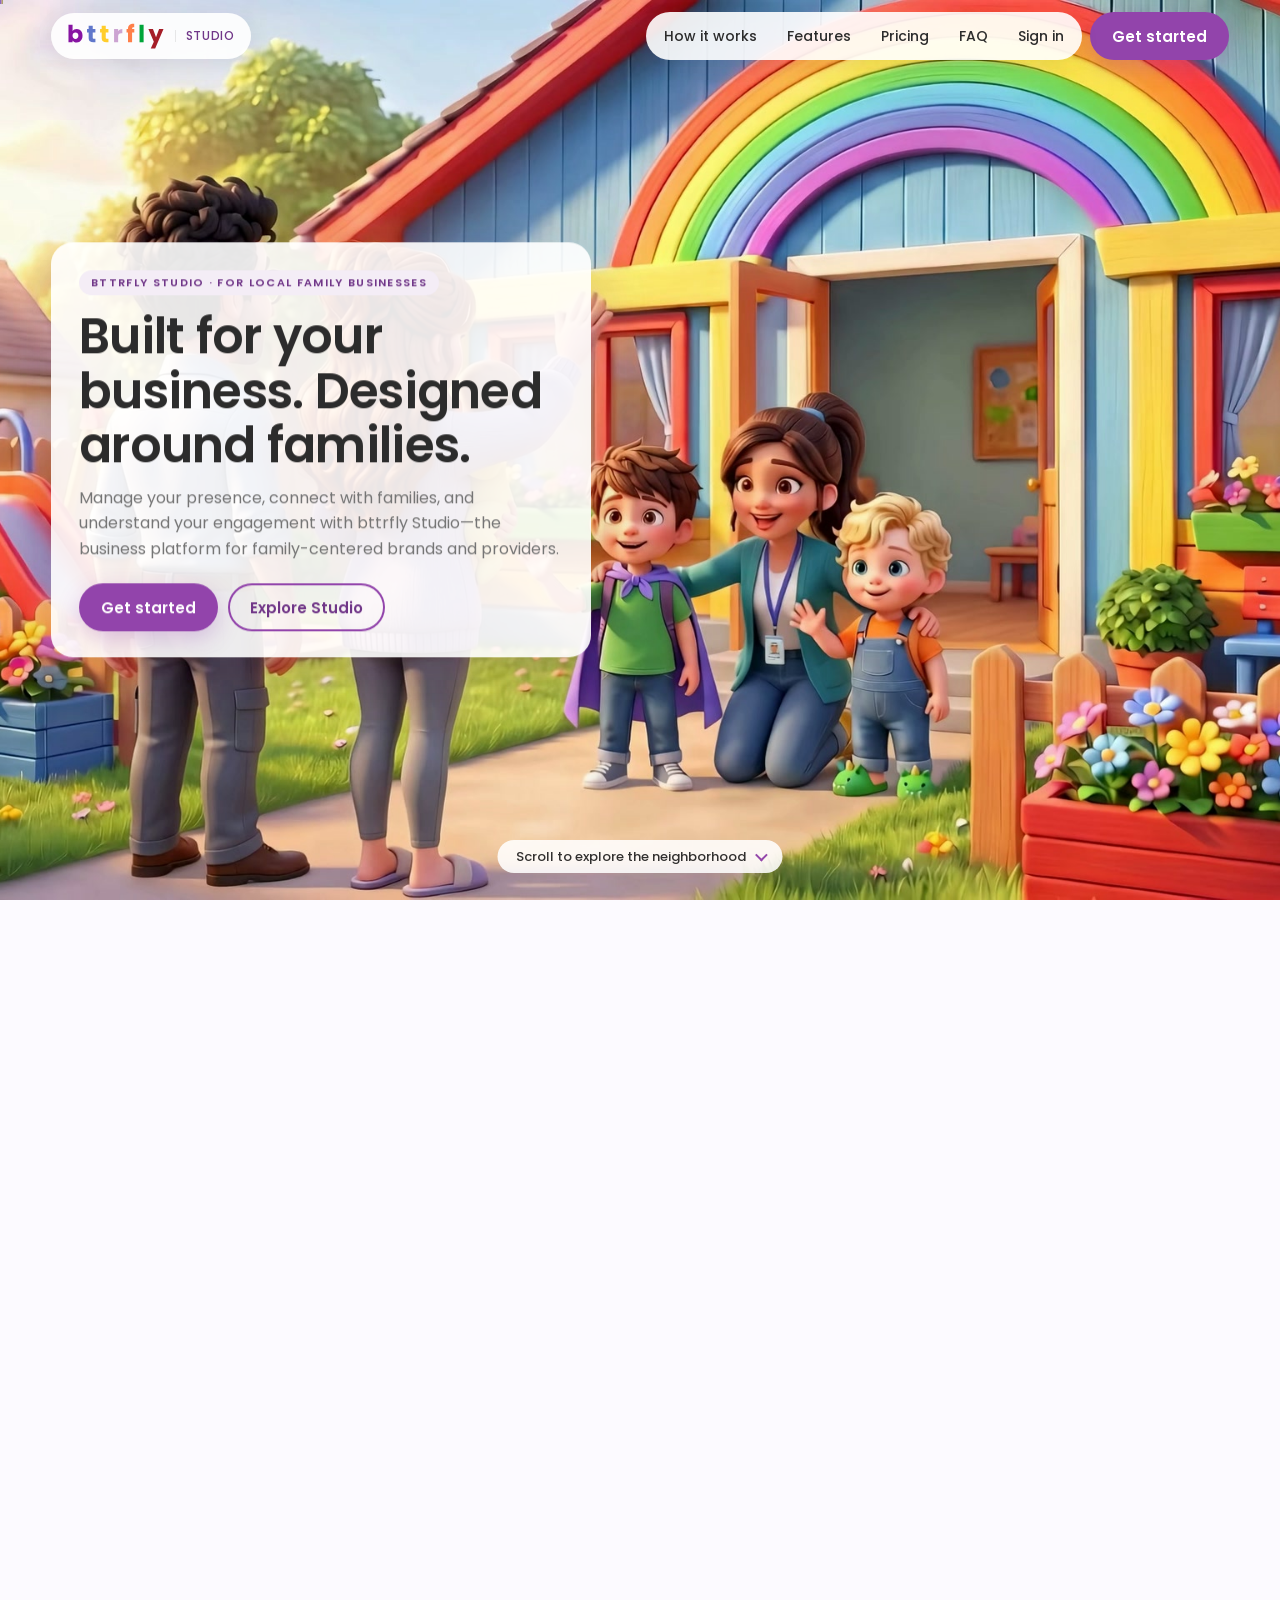
<file: index.html>
<!doctype html>
<html lang="en">
<head>
<meta charset="utf-8">
<meta name="viewport" content="width=device-width, initial-scale=1, viewport-fit=cover">
<meta name="robots" content="noindex, nofollow">
<title>bttrfly Studio for Business</title>
<meta name="description" content="Manage your presence, connect with families, and understand your engagement with bttrfly Studio&mdash;the business platform for family-centered brands and providers.">
<meta name="theme-color" content="#fbf0dd">
<meta property="og:type" content="website">
<meta property="og:title" content="Built for your business. Designed around families. | bttrfly Studio">
<meta property="og:description" content="Bring your business into a network built around family life, with the tools to manage your presence and build meaningful connections.">
<meta property="og:image" content="https://bttrfly-mvp.github.io/studio-preview/assets/og.jpg">
<meta property="og:url" content="https://bttrfly-mvp.github.io/studio-preview/">
<meta name="twitter:card" content="summary_large_image">
<link rel="icon" href="assets/bttrfly-logo.svg" type="image/svg+xml">
<link rel="preconnect" href="https://fonts.googleapis.com">
<link rel="preconnect" href="https://fonts.gstatic.com" crossorigin>
<link rel="stylesheet" href="https://fonts.googleapis.com/css2?family=Poppins:wght@400;500;600&display=swap">
<link rel="stylesheet" href="assets/site.css">
</head>
<body>
<!--CONTENT-START-->
<a class="skip" href="#how">Skip to how it works</a>

<header class="nav">
  <a class="brand" href="#top" aria-label="bttrfly Studio home"><img src="assets/wordmark.svg" alt="bttrfly"><span>Studio</span></a>
  <nav class="nav-links" aria-label="Main">
    <div class="nav-pills">
      <span class="nav-glow" aria-hidden="true"></span>
      <a class="text" href="#how">How it works</a>
      <a class="text" href="#features">Features</a>
      <a class="text" href="pricing.html">Pricing</a>
      <a class="text" href="#faq">FAQ</a>
      <a class="text" href="https://bttrfly.studio/auth/login" target="_top">Sign in</a>
    </div>
    <a class="btn solid" href="https://bttrfly.studio/auth/get-started" rel="nofollow" data-offer target="_top">Get started</a>
  </nav>
</header>

<main id="top">
  <section class="film" id="film" aria-label="A walk through a bttrfly neighborhood">
    <div class="stage">
      <div class="film-videos" id="film-videos" aria-hidden="true"></div>
      <img class="film-poster" id="film-poster" src="assets/film/stop-0-d.jpg" alt="A neighborhood of family businesses seen from above: a rainbow preschool, a music studio, a playground, a cafe and family homes">
      <div class="film-bar" id="film-bar"></div>

      <div class="film-cards">
        <article class="fcard hero" data-stop="0">
          <span class="kicker">bttrfly Studio &middot; for local family businesses</span>
          <h1>Built for your business. Designed around families.</h1>
          <p>Manage your presence, connect with families, and understand your engagement with bttrfly Studio&mdash;the business platform for family-centered brands and providers.</p>
          <div class="actions">
            <a class="btn solid" href="https://bttrfly.studio/auth/get-started" rel="nofollow" data-offer target="_top">Get started</a>
            <a class="btn line" href="#how">Explore Studio</a>
          </div>
        </article>

        <article class="fcard right" data-stop="1">
          <span class="kicker">01 &middot; Your business profile</span>
          <h2>Your business, beautifully presented.</h2>
          <p>Create a complete picture of what you offer. Manage your photos, services, and business details in Studio, giving families a clear introduction to your business.</p>
        </article>

        <article class="fcard left" data-stop="2">
          <span class="kicker">02 &middot; Discovery</span>
          <h2>Meaningful discovery starts with a better match.</h2>
          <p>Your profile gives Emmy, bttrfly's <span class="nowrap">AI parenting</span> assistant, the information she needs to recommend your business when it fits a family's needs.</p>
          <div class="demo" aria-label="Example conversation">
            <span class="demo-label">Ask Emmy</span>
            <div class="bubble parent"><b class="who">Parent</b>I'm looking for a beginner music class nearby for my 5 year old.</div>
            <div class="bubble emmy"><b class="who">Emmy</b>Little Notes offers beginner classes for ages 4&ndash;6, just around the corner. Take a look at their profile.</div>
            <div class="biz"><span class="biz-mono">LN</span><span><b>Little Notes Music Studio</b><small>Music classes &middot; Ages 4&ndash;6 &middot; 0.4 mi away</small></span></div>
          </div>
        </article>

        <article class="fcard left" data-stop="3">
          <span class="kicker">03 &middot; Connections</span>
          <h2>Every inquiry. A new possibility.</h2>
          <p>Manage family conversations in Studio, answer questions, and guide interest toward the next step.</p>
          <div class="demo" aria-label="Example inquiry">
            <span class="demo-label">Example</span>
            <div class="toast"><span class="dot"></span><span><b>New inquiry from Sunflower &amp; Moonchild</b>Do you have a trial class this Saturday for my son&nbsp;(5)?</span></div>
          </div>
        </article>

        <article class="fcard right" data-stop="4">
          <span class="kicker">04 &middot; Reviews</span>
          <h2>Let your reputation speak.</h2>
          <p>Bring family experiences into view with reviews that help others get to know your business and feel confident reaching out.</p>
          <div class="demo" aria-label="Example review">
            <span class="demo-label">Example</span>
            <div class="stars" aria-label="5 out of 5 stars"><svg viewBox="0 0 20 20" aria-hidden="true"><path d="M10 1.5l2.6 5.3 5.9.9-4.2 4.1 1 5.8L10 14.9l-5.3 2.7 1-5.8L1.5 7.7l5.9-.9z"/></svg><svg viewBox="0 0 20 20" aria-hidden="true"><path d="M10 1.5l2.6 5.3 5.9.9-4.2 4.1 1 5.8L10 14.9l-5.3 2.7 1-5.8L1.5 7.7l5.9-.9z"/></svg><svg viewBox="0 0 20 20" aria-hidden="true"><path d="M10 1.5l2.6 5.3 5.9.9-4.2 4.1 1 5.8L10 14.9l-5.3 2.7 1-5.8L1.5 7.7l5.9-.9z"/></svg><svg viewBox="0 0 20 20" aria-hidden="true"><path d="M10 1.5l2.6 5.3 5.9.9-4.2 4.1 1 5.8L10 14.9l-5.3 2.7 1-5.8L1.5 7.7l5.9-.9z"/></svg><svg viewBox="0 0 20 20" aria-hidden="true"><path d="M10 1.5l2.6 5.3 5.9.9-4.2 4.1 1 5.8L10 14.9l-5.3 2.7 1-5.8L1.5 7.7l5.9-.9z"/></svg></div>
            <p class="quote">Our son counts down the days to class. The teachers are wonderful.<cite>A parent in Park Slope</cite></p>
          </div>
        </article>

        <article class="fcard right" data-stop="5">
          <span class="kicker">05 &middot; Insights</span>
          <h2>Your next chapter starts in Studio.</h2>
          <p>Bring your business into a network built around family life, with the tools to manage your presence and build meaningful connections.</p>
          <div class="demo" aria-label="Example insights">
            <span class="demo-label">Example &middot; last 30 days</span>
            <div class="stats"><div><b>1,284</b><small>Profile views</small></div><div><b>96</b><small>Saves</small></div><div><b>23</b><small>Inquiries</small></div></div>
          </div>
        </article>

        <article class="fcard finale" data-stop="6">
          <span class="kicker">Join bttrfly Studio</span>
          <div class="actions">
            <a class="btn solid" href="https://bttrfly.studio/auth/get-started" rel="nofollow" data-offer target="_top">Get started</a>
            <a class="btn light" href="#how">Explore Studio</a>
          </div>
        </article>
      </div>

      <div class="film-hint" id="film-hint">Scroll to explore the neighborhood<i></i></div>
    </div>
  </section>

  <section class="section how" id="how">
    <div class="inner">
      <p class="eyebrow">How it works</p>
      <h2 class="lines"><span>Your business belongs here.</span> <span>Getting started is simple.</span></h2>
      <p class="lead">Set up your presence on bttrfly and manage your connections with families through Studio.</p>
      <div class="steps">
        <div class="step"><h3>Claim or create your profile</h3><p>Claim your existing business profile or create one to join the bttrfly network.</p></div>
        <div class="step"><h3>Make your business stand out</h3><p>Add your photos, story, and business details so families can understand what makes you a fit.</p></div>
        <div class="step"><h3>Start building connections</h3><p>Receive family inquiries and manage your conversations directly in Studio.</p></div>
      </div>
    </div>
  </section>

  <section class="section features" id="features">
    <div class="inner">
      <p class="eyebrow">Features</p>
      <h2 class="lines"><span>Your business tools.</span> <span>Together in Studio.</span></h2>
      <p class="lead">Manage your presence, stay on top of family conversations, and explore tools that help you understand engagement.</p>
      <figure class="studio-shot">
        <div class="window">
          <div class="window-bar" aria-hidden="true"><i></i><i></i><i></i><span>bttrfly.studio</span></div>
          <div class="window-view">
            <img src="assets/studio-home-1200.webp" srcset="assets/studio-home-1200.webp 1200w, assets/studio-home-2400.webp 2400w" sizes="(min-width: 1180px) 1120px, calc(100vw - 32px)" width="1200" height="750" loading="lazy" decoding="async" alt="The Studio home screen for a music studio: four open inquiries, 1,284 profile views, 96 saves, this week's family activity and a finished business profile.">
            <span class="pin" style="--x: 63.4%; --y: 35%;" aria-hidden="true">1</span>
            <span class="pin" style="--x: 11.4%; --y: 35%;" aria-hidden="true">2</span>
            <span class="pin" style="--x: 11.4%; --y: 53.2%;" aria-hidden="true">3</span>
          </div>
        </div>
      </figure>
      <ol class="feature-list">
        <li><b>Profile management</b><span>Keep your business information current.</span></li>
        <li><b>Family conversations</b><span>Manage inquiries in one place.</span></li>
        <li><b>Engagement insights</b><span>Understand views, saves, and inquiries.</span></li>
      </ol>
      <p class="features-more"><a href="pricing.html">View pricing</a><span>Some features are available through Studio Pricing.</span></p>
    </div>
  </section>

  <section class="section faq" id="faq">
    <div class="inner">
      <p class="eyebrow">Questions</p>
      <h2>A few things to know</h2>
      <div class="faq-list">
        <details>
          <summary>What is bttrfly Studio?</summary>
          <p>Studio is bttrfly&rsquo;s web-based platform for businesses. It brings profile management, family conversations, and tools for discovery and engagement together in one workspace.</p>
        </details>
        <details>
          <summary>Who is Studio for?</summary>
          <p>Studio is built for family-centered businesses, brands, and providers&mdash;from childcare and enrichment to wellness, household services, travel, and more.</p>
        </details>
        <details>
          <summary>Why is my business already on bttrfly?</summary>
          <p>We&rsquo;ve added business profiles to help families discover relevant resources. Claiming yours lets you update your information, personalize your profile, and receive messages from families.</p>
        </details>
        <details>
          <summary>How does Emmy help families discover my business?</summary>
          <p>Emmy uses business profile information to identify relevant options for a family&rsquo;s request. A complete, up-to-date profile helps her understand what you offer. Emmy discovery is available through Studio Pricing.</p>
        </details>
        <details>
          <summary>How do families contact me?</summary>
          <p>Families can message you through your claimed business profile in the app or on the web. You receive and reply to those messages in Studio.</p>
        </details>
        <details>
          <summary>Can I get started for free?</summary>
          <p>Yes. You can claim or create your profile, update your core business information, and reply to family messages for free. Additional discovery, lead management, and insight tools are available through Studio Pricing.</p>
        </details>
      </div>
    </div>
  </section>

  <section class="section closing">
    <div class="inner">
      <img class="mark app" src="assets/app-icon.png" alt="" width="96" height="96">
      <h2 class="lines"><span>You support families.</span> <span>Studio supports your business.</span></h2>
      <p>Manage your presence. Build meaningful connections. Bring it together in bttrfly Studio.</p>
      <div class="actions">
        <a class="btn solid" href="https://bttrfly.studio/auth/find-business" target="_top">Claim your profile</a>
        <a class="btn light" href="https://bttrfly.studio/auth/login" target="_top">Sign in to Studio</a>
      </div>
    </div>
  </section>
</main>

<footer class="footer">
  <div class="inner">
    <span>&copy; 2026 bttrfly. Where family life connects.</span>
    <nav aria-label="Footer">
      <a href="pricing.html">Pricing</a>
      <a href="https://bttrfly.app" target="_top">bttrfly.app</a>
      <a href="https://apps.apple.com/us/app/bttrfly-family-app/id6502389798" target="_top">For families: get the app</a>
      <a href="https://bttrfly.studio/auth/login" target="_top">Studio sign in</a>
    </nav>
  </div>
</footer>

<div class="curtain" id="curtain" aria-hidden="true"><img src="assets/bttrfly-logo.svg" alt=""><span></span></div>

<!-- The Studio offer. site.js shows it once a visit: the first time a "Get started" button
     (data-offer) is clicked, or on arriving at the pricing page. A link to #offer opens it any
     time. Change the deal here and the code in <code>; the same dialog is in pricing.html. -->
<dialog class="offer" id="offer" aria-labelledby="offer-title" aria-describedby="offer-lead">
  <div class="offer-card" tabindex="-1" autofocus>
    <button class="offer-close" type="button" aria-label="Close"><svg viewBox="0 0 16 16" aria-hidden="true"><path d="M3 3l10 10M13 3L3 13"/></svg></button>
    <span class="offer-brand"><img src="assets/wordmark.svg" alt="bttrfly"><span>Studio</span></span>
    <h2 id="offer-title">Explore more with Studio. <em>Your first month, on us.</em></h2>
    <p class="offer-lead" id="offer-lead">Access Emmy discovery, tour requests, lead management, and engagement insights for your business.</p>
    <div class="offer-code">
      <span><small>Your offer code</small><code>1MONTHSTUDIO</code></span>
      <button class="offer-copy" type="button" aria-live="polite">Copy code</button>
    </div>
    <p class="offer-fine">Apply at checkout. After your complimentary month, your subscription renews at $9.99/month. Your Founding Rate stays set for life. Cancel anytime.</p>
    <div class="offer-actions">
      <a class="btn solid" href="https://bttrfly.studio/auth/get-started" rel="nofollow" target="_top">Get started</a>
      <a class="offer-plans" href="pricing.html">View pricing</a>
    </div>
  </div>
</dialog>

<script src="assets/film/film-config.js"></script>
<script src="assets/film.js"></script>
<script src="assets/site.js"></script>
<!--CONTENT-END-->
</body>
</html>
</file>
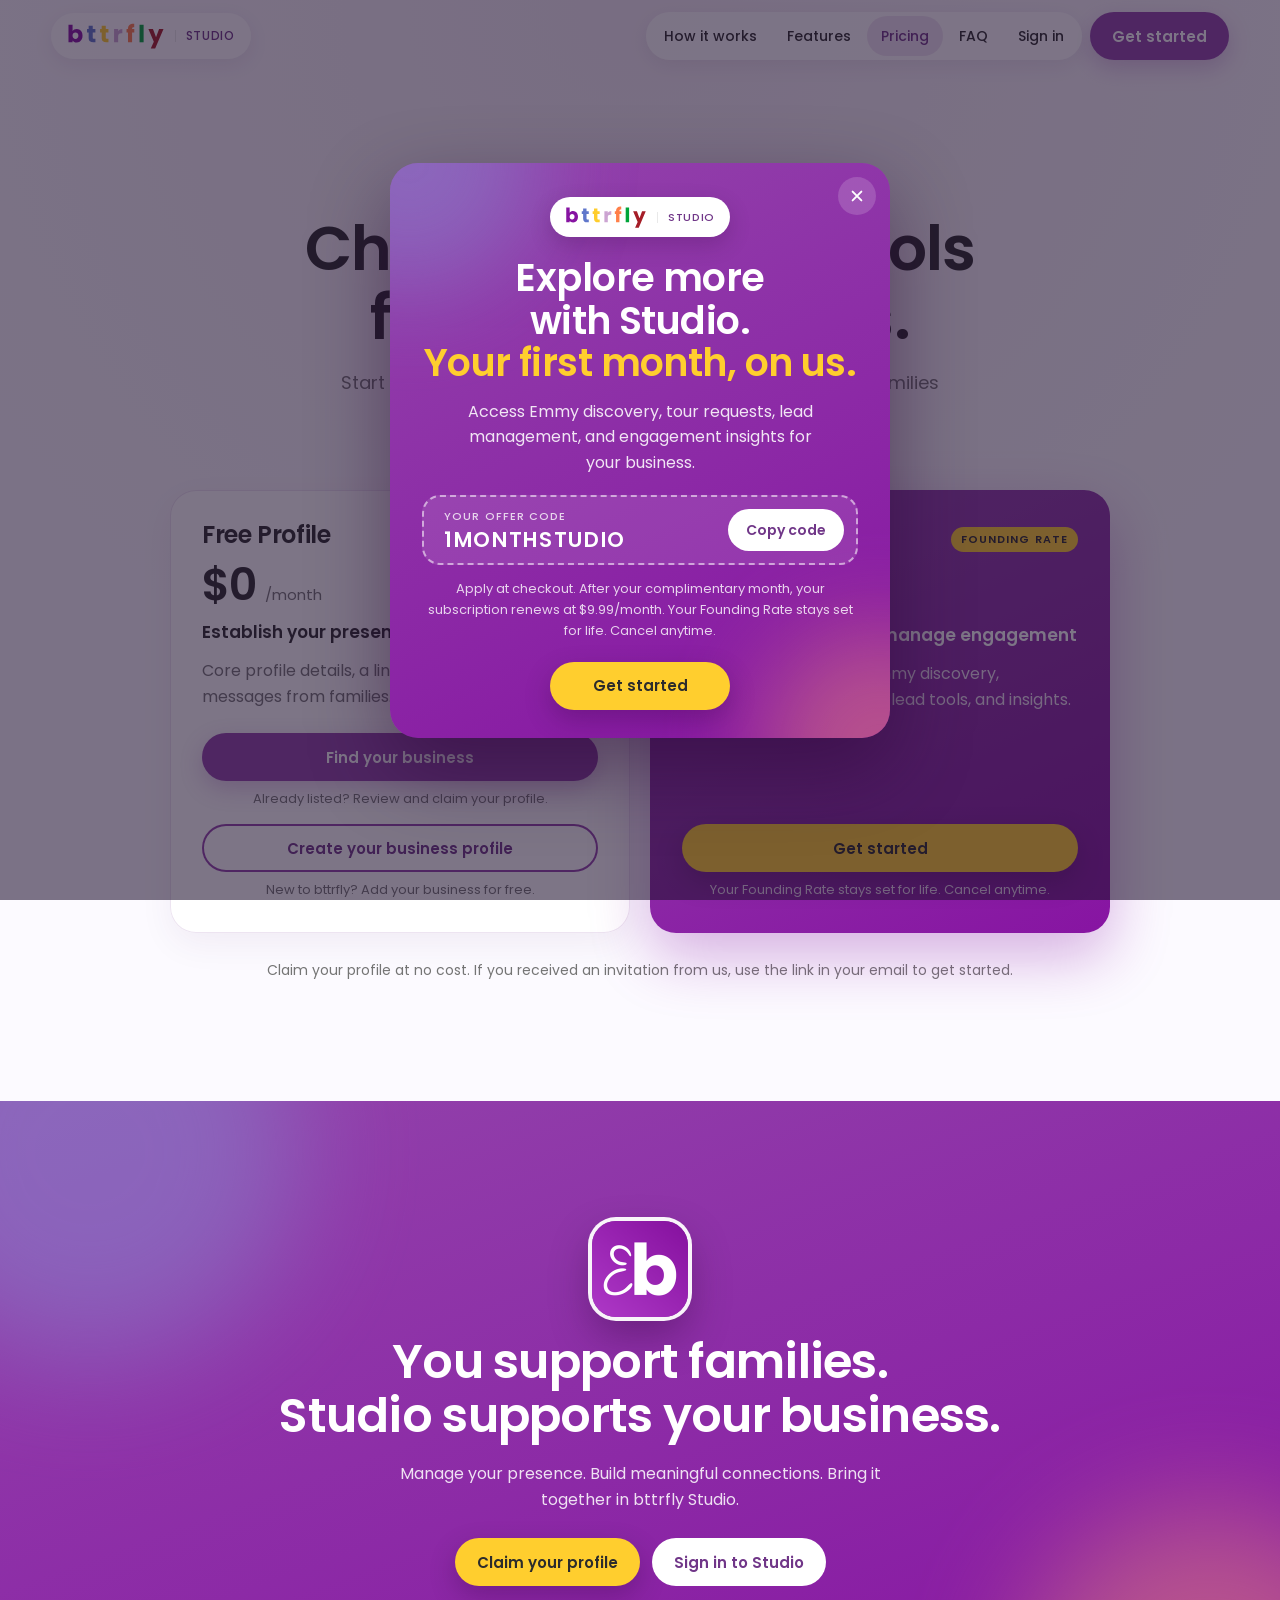
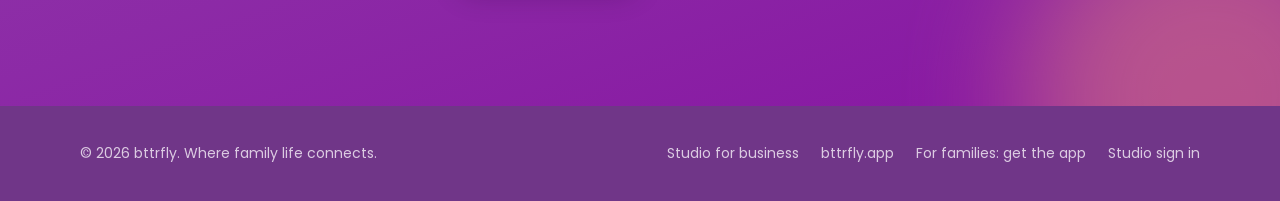
<file: pricing.html>
<!doctype html>
<html lang="en">
<head>
<meta charset="utf-8">
<meta name="viewport" content="width=device-width, initial-scale=1, viewport-fit=cover">
<meta name="robots" content="noindex, nofollow">
<title>Pricing &middot; bttrfly Studio</title>
<meta name="description" content="Start with a Free Profile. Unlock more ways to connect with families through Studio.">
<meta name="theme-color" content="#fcfaff">
<meta property="og:type" content="website">
<meta property="og:title" content="Choose the right tools for your business. | bttrfly Studio">
<meta property="og:description" content="Start with a Free Profile. Unlock more ways to connect with families through Studio.">
<meta property="og:image" content="https://bttrfly-mvp.github.io/studio-preview/assets/og.jpg">
<meta property="og:url" content="https://bttrfly-mvp.github.io/studio-preview/pricing.html">
<meta name="twitter:card" content="summary_large_image">
<link rel="icon" href="assets/bttrfly-logo.svg" type="image/svg+xml">
<link rel="preconnect" href="https://fonts.googleapis.com">
<link rel="preconnect" href="https://fonts.gstatic.com" crossorigin>
<link rel="stylesheet" href="https://fonts.googleapis.com/css2?family=Poppins:wght@400;500;600&display=swap">
<link rel="stylesheet" href="assets/site.css">
</head>
<body>
<a class="skip" href="#plans">Skip to pricing</a>

<header class="nav">
  <a class="brand" href="index.html" aria-label="bttrfly Studio home"><img src="assets/wordmark.svg" alt="bttrfly"><span>Studio</span></a>
  <nav class="nav-links" aria-label="Main">
    <div class="nav-pills">
      <span class="nav-glow" aria-hidden="true"></span>
      <a class="text" href="index.html#how">How it works</a>
      <a class="text" href="index.html#features">Features</a>
      <a class="text active" href="pricing.html" aria-current="page">Pricing</a>
      <a class="text" href="index.html#faq">FAQ</a>
      <a class="text" href="https://bttrfly.studio/auth/login" target="_top">Sign in</a>
    </div>
    <a class="btn solid" href="https://bttrfly.studio/auth/get-started" rel="nofollow" data-offer target="_top">Get started</a>
  </nav>
</header>

<main id="top" class="pricing" data-page="pricing">
  <section class="section pricing-hero">
    <div class="inner">
      <p class="eyebrow">Pricing</p>
      <h1>Choose the right tools for your business.</h1>
      <p class="lead">Start with a Free Profile. Unlock more ways to connect with families through Studio.</p>
    </div>
  </section>

  <section class="section pricing-plans" id="plans" aria-label="Pricing">
    <div class="inner">
      <div class="plans">
        <article class="plan">
          <div class="plan-head"><h2>Free Profile</h2></div>
          <div class="price">$0 <small>/month</small></div>
          <p class="plan-sub">Establish your presence</p>
          <p class="plan-desc">Core profile details, a link to your website, and messages from families.</p>
          <div class="plan-ctas">
            <div><a class="btn solid" href="https://bttrfly.studio/auth/find-business" target="_top">Find your business</a><small>Already listed? Review and claim your profile.</small></div>
            <div><a class="btn line" href="https://bttrfly.studio/auth/business-signup" target="_top">Create your business profile</a><small>New to bttrfly? Add your business for free.</small></div>
          </div>
        </article>
        <article class="plan featured">
          <div class="plan-head"><h2>Studio Pricing</h2><span class="tag">Founding Rate</span></div>
          <div class="price">$9.99 <small>/month</small></div>
          <p class="plan-sub">Expand discovery and manage engagement</p>
          <p class="plan-desc">Everything in Free, plus Emmy discovery, expanded profile content, lead tools, and insights.</p>
          <div class="plan-ctas">
            <div><a class="btn solid" href="https://bttrfly.studio/auth/get-started" rel="nofollow" data-offer target="_top">Get started</a><small>Your Founding Rate stays set for life. Cancel anytime.</small></div>
          </div>
        </article>
      </div>
      <p class="plans-note">Claim your profile at no cost. If you received an invitation from us, use the link in your email to get started.</p>
    </div>
  </section>

  <section class="section closing">
    <div class="inner">
      <img class="mark app" src="assets/app-icon.png" alt="" width="96" height="96">
      <h2 class="lines"><span>You support families.</span> <span>Studio supports your business.</span></h2>
      <p>Manage your presence. Build meaningful connections. Bring it together in bttrfly Studio.</p>
      <div class="actions">
        <a class="btn solid" href="https://bttrfly.studio/auth/find-business" target="_top">Claim your profile</a>
        <a class="btn light" href="https://bttrfly.studio/auth/login" target="_top">Sign in to Studio</a>
      </div>
    </div>
  </section>
</main>

<footer class="footer">
  <div class="inner">
    <span>&copy; 2026 bttrfly. Where family life connects.</span>
    <nav aria-label="Footer">
      <a href="index.html">Studio for business</a>
      <a href="https://bttrfly.app" target="_top">bttrfly.app</a>
      <a href="https://apps.apple.com/us/app/bttrfly-family-app/id6502389798" target="_top">For families: get the app</a>
      <a href="https://bttrfly.studio/auth/login" target="_top">Studio sign in</a>
    </nav>
  </div>
</footer>

<div class="curtain" id="curtain" aria-hidden="true"><img src="assets/bttrfly-logo.svg" alt=""><span></span></div>

<!-- The same offer as on the home page (keep the two in step). On this page it opens once a
     visit, shortly after arriving, unless the visitor has already seen it. -->
<dialog class="offer" id="offer" aria-labelledby="offer-title" aria-describedby="offer-lead">
  <div class="offer-card" tabindex="-1" autofocus>
    <button class="offer-close" type="button" aria-label="Close"><svg viewBox="0 0 16 16" aria-hidden="true"><path d="M3 3l10 10M13 3L3 13"/></svg></button>
    <span class="offer-brand"><img src="assets/wordmark.svg" alt="bttrfly"><span>Studio</span></span>
    <h2 id="offer-title">Explore more with Studio. <em>Your first month, on us.</em></h2>
    <p class="offer-lead" id="offer-lead">Access Emmy discovery, tour requests, lead management, and engagement insights for your business.</p>
    <div class="offer-code">
      <span><small>Your offer code</small><code>1MONTHSTUDIO</code></span>
      <button class="offer-copy" type="button" aria-live="polite">Copy code</button>
    </div>
    <p class="offer-fine">Apply at checkout. After your complimentary month, your subscription renews at $9.99/month. Your Founding Rate stays set for life. Cancel anytime.</p>
    <div class="offer-actions">
      <a class="btn solid" href="https://bttrfly.studio/auth/get-started" rel="nofollow" target="_top">Get started</a>
      <a class="offer-plans" href="pricing.html">View pricing</a>
    </div>
  </div>
</dialog>

<script src="assets/site.js"></script>
</body>
</html>
</file>
<file: assets/site.css>
/* bttrfly Studio, for local family businesses.
   Layout: a pinned film stage the visitor scrolls through (one camera move per business),
   then plain sections for how it works, features and questions. pricing.html shares this
   sheet (the .pricing block near the end).
   Colours are the bttrfly app's own (WColor in the iOS app, Pia's colour spec): brand purple
   for actions, lavender canvases, the wordmark's letter colours as accents, business yellow
   for business offers and Emmy green for Emmy. The film keeps its daylight cream backdrop. */
:root {
  --cream: #fbf0dd; /* the film's backdrop, behind the videos */
  --canvas: #fcfaff; /* page canvas */
  --lavender: #f4edf6; /* lavender surface */
  --stroke: #ede4f1; /* card hairline */
  --card: #ffffff;
  --ink: #2c2c2c;
  --muted: #757575;
  --line: rgba(44, 44, 44, 0.1);
  --purple: #9244ab; /* the wordmark's b */
  --purple-deep: #703688; /* pressed */
  --purple-nav: #8714a2; /* the app's tab bar */
  --tint: rgba(146, 68, 171, 0.14); /* brand tint, soft step */
  --periwinkle: #8592d1; /* t */
  --sun: #f8d76e; /* t */
  --blush: #d2b8d9; /* r */
  --coral: #f19b74; /* f */
  --leaf: #69a863; /* l */
  --berry: #a84f51; /* y */
  --business: #ffce2e; /* "everything business-related is in yellow" */
  --emmy: #36a64c;
  --emmy-wash: #e6f1e3;
  --night: #1f1d3d; /* the film's night finale */
  --night-ink: #f3eefb;
  --night-muted: #c9c1dc;
  --glass: rgba(255, 255, 255, 0.9);
  --display: "Poppins", system-ui, -apple-system, "Segoe UI", sans-serif;
  --body: "Poppins", system-ui, -apple-system, "Segoe UI", sans-serif;
  --radius: 22px;
  --gutter: max(16px, 4vw);
  --ease-out: cubic-bezier(0.2, 0.8, 0.2, 1);
  --ease-in-out: cubic-bezier(0.7, 0, 0.3, 1);
  color-scheme: light;
}

* { box-sizing: border-box; }
html { background: var(--canvas); color: var(--ink); scroll-behavior: auto; }
body { margin: 0; background: var(--canvas); color: var(--ink); font: 400 16px/1.6 var(--body); -webkit-font-smoothing: antialiased; }
img { max-width: 100%; display: block; }
a { color: inherit; }
h1, h2, h3 { font-family: var(--display); font-weight: 600; letter-spacing: -0.015em; line-height: 1.12; text-wrap: balance; margin: 0; }
p { margin: 0; }
.nowrap { white-space: nowrap; }

.skip { position: absolute; left: -999px; top: 8px; z-index: 70; padding: 10px 16px; border-radius: 999px; background: var(--purple); color: #fff; text-decoration: none; }
.skip:focus { left: 16px; }

/* Buttons */
.btn { display: inline-flex; align-items: center; justify-content: center; gap: 8px; min-height: 48px; padding: 0 22px; border-radius: 999px; font: 600 15px/1 var(--display); text-decoration: none; white-space: nowrap; cursor: pointer; border: 0; transition: transform .2s var(--ease-out), background-color .2s ease, box-shadow .2s ease; }
.btn:hover { transform: translateY(-2px); }
.btn:active { transform: translateY(0) scale(.98); }
.btn:focus-visible { outline: 3px solid var(--purple-deep); outline-offset: 3px; }
.btn.solid { background: var(--purple); color: #fff; box-shadow: 0 8px 22px rgba(146, 68, 171, 0.28); }
.btn.solid:hover { background: var(--purple-deep); }
.btn.line { background: transparent; color: var(--purple-deep); box-shadow: inset 0 0 0 2px var(--purple); }
.btn.line:hover { background: var(--tint); }
.btn.glass { background: var(--glass); color: var(--ink); }
.btn.light { background: #fff; color: var(--purple-deep); }

/* Header: one glass capsule of links with a highlight that slides to the hovered link and
   rests on the section in view */
.nav { position: fixed; top: 0; left: 0; right: 0; z-index: 30; display: flex; align-items: center; justify-content: space-between; gap: 12px; padding: calc(12px + env(safe-area-inset-top, 0px)) var(--gutter) 12px; pointer-events: none; }
.nav > * { pointer-events: auto; }
.brand { display: inline-flex; align-items: center; gap: 10px; padding: 10px 16px; border-radius: 999px; background: var(--glass); text-decoration: none; box-shadow: 0 6px 20px rgba(60, 20, 80, 0.08); }
.brand img { height: 26px; width: auto; }
.brand span { font: 500 12px/1 var(--display); color: var(--purple-deep); letter-spacing: .06em; text-transform: uppercase; padding-left: 10px; border-left: 1px solid var(--line); }
.nav-links { display: flex; align-items: center; gap: 8px; }
.nav-pills { position: relative; display: flex; align-items: center; gap: 2px; padding: 4px; border-radius: 999px; background: var(--glass); box-shadow: 0 6px 20px rgba(60, 20, 80, 0.08); }
.nav-pills .text { position: relative; z-index: 1; padding: 0 14px; min-height: 40px; display: inline-flex; align-items: center; border-radius: 999px; font: 500 14px/1 var(--display); text-decoration: none; white-space: nowrap; transition: color .2s ease; }
.nav-pills .text:hover, .nav-pills .text.active { color: var(--purple-deep); }
.nav-pills .text:focus-visible { outline: 3px solid var(--purple-deep); outline-offset: 1px; }
.nav-glow { position: absolute; top: 4px; bottom: 4px; left: 0; width: 0; border-radius: 999px; background: var(--tint); opacity: 0; transition: transform .45s var(--ease-out), width .45s var(--ease-out), opacity .25s ease; }

/* Film: static by default (no JS, reduced motion), live when film.js runs */
.film { position: relative; }
.stage { position: relative; }
.film-videos { display: none; }
.film-poster { width: 100%; height: auto; aspect-ratio: 16 / 9; object-fit: cover; }
.film-bar, .film-hint { display: none; }
.film-cards { display: grid; gap: 16px; padding: 24px var(--gutter) 48px; max-width: 760px; margin: 0 auto; }

.film.live .stage { position: sticky; top: 0; height: 100vh; height: 100lvh; overflow: hidden; background: var(--cream); }
.film.live .film-videos { display: block; position: absolute; inset: 0; }
.film-videos video { position: absolute; inset: 0; width: 100%; height: 100%; object-fit: cover; opacity: 0; pointer-events: none; }
.film-videos video.on { opacity: 1; }
.film-videos video.loop { z-index: 1; transition: opacity .12s ease; } /* clears quickly as the camera sets off */
.film-videos video.loop.on { transition-duration: .35s; } /* and fades in gently on arrival */
.film-videos video.loop.cut { transition: none; } /* one idle clip handing over to the next */
.film.live .film-poster { position: absolute; inset: 0; z-index: 2; width: 100%; height: 100%; aspect-ratio: auto; transition: opacity .25s ease; }
.film.live .film-poster.gone { opacity: 0; }
.film.live .film-bar { display: block; position: absolute; top: 0; left: 0; height: 4px; width: 0; background: linear-gradient(90deg, var(--purple), var(--periwinkle), var(--coral), var(--leaf)); z-index: 6; }
/* Cards sit above every film layer (moves, loops and the loading still). */
.film.live .film-cards { display: block; position: absolute; inset: 0; z-index: 4; padding: 0; max-width: none; margin: 0; pointer-events: none; }
.film.live .fcard { position: absolute; opacity: 0; visibility: hidden; will-change: opacity, transform; }
.film.live .fcard.hero { left: var(--gutter); top: 50%; transform: translateY(-50%); }
.film.live .fcard.left { left: var(--gutter); bottom: max(28px, 8vh); }
.film.live .fcard.right { right: var(--gutter); bottom: max(28px, 8vh); }
.film.live .fcard.finale { left: 50%; bottom: max(28px, 6vh); transform: translateX(-50%); text-align: center; }
.film.live .film-hint { display: flex; position: absolute; left: 50%; bottom: max(20px, 3vh); transform: translateX(-50%); z-index: 5; align-items: center; gap: 10px; padding: 10px 18px; border-radius: 999px; background: var(--glass); font: 500 13px/1 var(--display); }
.film-hint i { width: 9px; height: 9px; border-right: 2px solid var(--purple); border-bottom: 2px solid var(--purple); transform: rotate(45deg) translateY(-2px); animation: nudge 1.4s ease-in-out infinite; }
@keyframes nudge { 50% { transform: rotate(45deg) translate(3px, 1px); } }

/* Film cards */
.fcard { width: min(470px, calc(100vw - 2 * var(--gutter))); padding: 26px 28px; border-radius: var(--radius); background: var(--glass); box-shadow: 0 20px 60px rgba(60, 20, 80, 0.16); }
.fcard.hero { width: min(540px, calc(100vw - 2 * var(--gutter))); }
.fcard.finale { width: max-content; max-width: calc(100vw - 2 * var(--gutter)); padding: 22px 30px 26px; background: rgba(31, 29, 61, 0.84); color: var(--night-ink); box-shadow: 0 30px 80px rgba(10, 8, 30, 0.45); }
.kicker { display: inline-flex; align-items: center; gap: 8px; margin-bottom: 14px; padding: 6px 12px; border-radius: 999px; background: var(--lavender); color: var(--purple-deep); font: 600 11px/1.2 var(--display); letter-spacing: .12em; text-transform: uppercase; }
.fcard.finale .kicker { background: rgba(146, 68, 171, 0.35); color: #fff; }
.fcard h1 { font-size: clamp(30px, 3.8vw, 50px); margin-bottom: 12px; }
.fcard h2 { font-size: clamp(25px, 2.6vw, 34px); margin-bottom: 10px; }
.fcard p { color: var(--muted); font-size: 16px; line-height: 1.6; }
.fcard.finale p { color: var(--night-muted); }
.fcard .actions { display: flex; flex-wrap: wrap; gap: 10px; margin-top: 22px; }
.fcard.finale .actions { justify-content: center; margin-top: 4px; }
.fcard .small { margin-top: 14px; font-size: 13px; color: var(--muted); }
.fcard .small a { color: var(--purple-deep); font-weight: 500; }

/* Little product moments inside cards (examples) */
.demo { margin-top: 18px; padding: 14px; border-radius: 16px; background: #fff; box-shadow: inset 0 0 0 1px var(--stroke); display: grid; gap: 10px; font-size: 14px; line-height: 1.45; }
.demo-label { font: 600 10px/1 var(--display); letter-spacing: .12em; text-transform: uppercase; color: var(--muted); }
.bubble { max-width: 88%; padding: 10px 13px; border-radius: 16px; }
.bubble.parent { justify-self: end; background: var(--lavender); color: var(--ink); border-bottom-right-radius: 6px; }
.bubble.emmy { justify-self: start; background: var(--emmy-wash); color: var(--ink); border-bottom-left-radius: 6px; }
.bubble .who { display: block; margin-bottom: 2px; font: 600 11px/1.3 var(--display); letter-spacing: .04em; color: var(--purple-deep); }
.bubble.emmy .who { color: var(--emmy); }
.biz { display: flex; align-items: center; gap: 12px; padding: 10px; border-radius: 14px; box-shadow: inset 0 0 0 1px var(--stroke); }
.biz-mono { flex: none; width: 40px; height: 40px; border-radius: 50%; display: grid; place-items: center; background: var(--blush); color: var(--purple-deep); font: 600 15px/1 var(--display); }
.biz b { display: block; font: 600 14px/1.3 var(--display); }
.biz small { color: var(--muted); font-size: 12px; }
.toast { display: flex; gap: 12px; align-items: flex-start; }
.toast .dot { flex: none; margin-top: 6px; width: 10px; height: 10px; border-radius: 50%; background: var(--purple); box-shadow: 0 0 0 5px var(--tint); }
.toast b { display: block; font: 600 14px/1.3 var(--display); }
.stars { display: flex; gap: 3px; color: var(--business); }
.stars svg { width: 16px; height: 16px; fill: currentColor; }
.quote { font-size: 15px; color: var(--ink); }
.quote cite { display: block; margin-top: 4px; font-style: normal; font-size: 12px; color: var(--muted); }
.stats { display: grid; grid-template-columns: repeat(3, minmax(0, 1fr)); gap: 8px; }
.stats div { padding: 10px; border-radius: 12px; background: var(--canvas); box-shadow: inset 0 0 0 1px var(--stroke); }
.stats b { display: block; font: 600 20px/1.1 var(--display); font-variant-numeric: tabular-nums; color: var(--purple-deep); }
.stats small { color: var(--muted); font-size: 12px; }
/* Shorter desktop windows: tighter cards, so the tallest one (Emmy's, with its example) still
   clears the header; on the shortest the examples go, as they do on phones. */
@media (min-width: 721px) and (max-height: 760px) {
  .fcard { padding: 22px 26px; }
  .fcard h1 { font-size: clamp(30px, 3.4vw, 44px); }
  .fcard h2 { font-size: clamp(23px, 2.3vw, 30px); }
  .fcard p { font-size: 15px; line-height: 1.55; }
  .demo { margin-top: 14px; padding: 12px; gap: 8px; font-size: 13px; }
}
@media (min-width: 721px) and (max-height: 680px) {
  .demo { display: none; }
}

/* Sections after the film */
.section { padding-block: clamp(64px, 10vw, 120px); padding-inline: var(--gutter); }
.section .inner { max-width: 1120px; margin: 0 auto; }
.eyebrow { display: inline-flex; font: 600 12px/1 var(--display); letter-spacing: .14em; text-transform: uppercase; color: var(--purple-deep); margin-bottom: 16px; padding: 8px 12px; border-radius: 999px; background: var(--tint); }
.section h2 { font-size: clamp(30px, 4vw, 48px); max-width: 18ch; }
.lead { margin-top: 16px; max-width: 60ch; color: var(--muted); font-size: 18px; }
.section h2.lines { max-width: none; }
.section h2.lines span { display: block; }

.how { background: var(--canvas); }
.steps { margin-top: 48px; display: grid; grid-template-columns: repeat(auto-fit, minmax(240px, 1fr)); gap: 20px; counter-reset: step; }
.step { --accent: var(--periwinkle); position: relative; overflow: hidden; padding: 30px 28px 28px; border-radius: var(--radius); background: var(--card); box-shadow: inset 0 0 0 1px var(--stroke), 0 10px 30px rgba(60, 20, 80, 0.05); }
.step:nth-child(2) { --accent: var(--coral); }
.step:nth-child(3) { --accent: var(--leaf); }
.step::after { content: ""; position: absolute; left: 0; right: 0; top: 0; height: 6px; background: var(--accent); }
.step::before { counter-increment: step; content: counter(step); display: grid; place-items: center; width: 42px; height: 42px; margin-bottom: 18px; border-radius: 50%; background: var(--accent); color: var(--ink); font: 600 17px/1 var(--display); }
.step h3 { font-size: 21px; margin-bottom: 8px; }
.step p { color: var(--muted); }

/* Features: a real Studio screen, numbered to the three labels under it */
.features { background: var(--lavender); }
.studio-shot { margin: 48px 0 0; }
.window { border-radius: 18px; overflow: hidden; background: #fff; box-shadow: 0 0 0 1px rgba(60, 20, 80, 0.07), 0 30px 80px rgba(60, 20, 80, 0.18); }
.window-bar { position: relative; display: flex; align-items: center; gap: 7px; height: 38px; padding: 0 16px; background: #f6f1f9; border-bottom: 1px solid var(--stroke); }
.window-bar i { width: 11px; height: 11px; border-radius: 50%; background: var(--coral); }
.window-bar i:nth-child(2) { background: var(--sun); }
.window-bar i:nth-child(3) { background: var(--leaf); }
.window-bar span { position: absolute; left: 50%; transform: translateX(-50%); padding: 5px 16px; border-radius: 999px; background: #fff; font: 500 12px/1 var(--display); color: var(--muted); box-shadow: inset 0 0 0 1px var(--stroke); }
.window-view { position: relative; }
.window-view img { width: 100%; height: auto; aspect-ratio: 16 / 10; }
.pin { position: absolute; left: var(--x); top: var(--y); transform: translate(-50%, -50%); width: 34px; height: 34px; display: grid; place-items: center; border-radius: 50%; background: var(--purple); color: #fff; font: 600 15px/1 var(--display); box-shadow: 0 0 0 4px #fff, 0 10px 22px rgba(60, 20, 80, 0.32); }
.feature-list { list-style: none; margin: 32px 0 0; padding: 0; display: grid; grid-template-columns: repeat(3, minmax(0, 1fr)); gap: 20px 28px; counter-reset: feature; }
.feature-list li { counter-increment: feature; display: grid; grid-template-columns: 34px minmax(0, 1fr); column-gap: 14px; row-gap: 2px; align-content: start; }
.feature-list li::before { content: counter(feature); grid-row: span 2; width: 34px; height: 34px; display: grid; place-items: center; border-radius: 50%; background: var(--purple); color: #fff; font: 600 15px/1 var(--display); }
.feature-list b { font: 600 18px/1.35 var(--display); }
.feature-list span { color: var(--muted); }
.features-more { margin-top: 36px; display: flex; flex-wrap: wrap; align-items: baseline; gap: 6px 16px; font-size: 14px; color: var(--muted); }
.features-more a { font: 600 13px/1 var(--display); letter-spacing: .1em; text-transform: uppercase; color: var(--purple-deep); text-decoration: none; }
.features-more a:hover { text-decoration: underline; text-underline-offset: 4px; }
.features-more a:focus-visible { outline: 3px solid var(--purple-deep); outline-offset: 4px; border-radius: 4px; }

#plans { background: var(--lavender); }
.plans { display: grid; grid-template-columns: repeat(auto-fit, minmax(300px, 1fr)); gap: 20px; margin-top: 48px; align-items: start; }
.plan { position: relative; padding: 32px; border-radius: 26px; background: var(--card); box-shadow: inset 0 0 0 1px var(--stroke), 0 12px 34px rgba(60, 20, 80, 0.06); display: grid; gap: 18px; }
.plan.featured { background: linear-gradient(155deg, var(--purple) 0%, var(--purple-nav) 100%); color: #fff; box-shadow: 0 24px 60px rgba(135, 20, 162, 0.32); }
.plan-head { display: flex; align-items: baseline; justify-content: space-between; gap: 12px; flex-wrap: wrap; }
.plan h3 { font-size: 24px; }
.plan .tag { font: 600 11px/1 var(--display); letter-spacing: .1em; text-transform: uppercase; padding: 7px 10px; border-radius: 999px; background: var(--lavender); color: var(--purple-deep); }
.plan.featured .tag { background: var(--business); color: var(--ink); }
.price { font: 600 44px/1 var(--display); letter-spacing: -0.02em; }
.price small { font: 400 15px/1 var(--body); color: var(--muted); letter-spacing: 0; }
.plan.featured .price small, .plan.featured .note { color: rgba(255, 255, 255, 0.82); }
.plan ul { list-style: none; margin: 0; padding: 0; display: grid; gap: 10px; }
.plan li { display: grid; grid-template-columns: 22px minmax(0, 1fr); gap: 10px; align-items: start; }
.plan li::before { content: ""; width: 18px; height: 18px; margin-top: 3px; border-radius: 50%; background: var(--lavender) center / 11px no-repeat url("data:image/svg+xml,%3Csvg xmlns='http://www.w3.org/2000/svg' viewBox='0 0 12 12'%3E%3Cpath d='M2 6.5 4.8 9 10 3' fill='none' stroke='%23703688' stroke-width='2' stroke-linecap='round' stroke-linejoin='round'/%3E%3C/svg%3E"); }
.plan.featured li::before { background-color: rgba(255, 255, 255, 0.2); background-image: url("data:image/svg+xml,%3Csvg xmlns='http://www.w3.org/2000/svg' viewBox='0 0 12 12'%3E%3Cpath d='M2 6.5 4.8 9 10 3' fill='none' stroke='%23ffffff' stroke-width='2' stroke-linecap='round' stroke-linejoin='round'/%3E%3C/svg%3E"); }
.plan.featured .btn.solid { background: var(--business); color: var(--ink); box-shadow: 0 10px 26px rgba(40, 0, 50, 0.25); }
.plan.featured .btn.solid:hover { background: #ffd84f; }
.note { font-size: 13px; color: var(--muted); }

.faq { background: var(--canvas); }
.faq-list { margin-top: 40px; display: grid; gap: 12px; max-width: 860px; }
.faq details { border-radius: 18px; background: var(--card); padding: 0 22px; box-shadow: inset 0 0 0 1px var(--stroke); transition: box-shadow .3s ease; }
.faq details[open] { box-shadow: inset 0 0 0 1px var(--stroke), inset 4px 0 0 var(--purple); }
.faq summary { cursor: pointer; list-style: none; display: flex; justify-content: space-between; align-items: center; gap: 16px; padding: 20px 0; font: 600 17px/1.35 var(--display); }
.faq summary::-webkit-details-marker { display: none; }
.faq summary::after { content: "+"; flex: none; width: 30px; height: 30px; display: grid; place-items: center; border-radius: 50%; background: var(--lavender); color: var(--purple-deep); font: 500 20px/1 var(--display); transition: transform .3s var(--ease-out), background-color .2s ease; }
.faq details[open] summary::after { content: "\2212"; transform: rotate(180deg); background: var(--purple); color: #fff; }
.faq summary:focus-visible { outline: 3px solid var(--purple-deep); outline-offset: 4px; border-radius: 8px; }
.faq details p { padding-bottom: 20px; color: var(--muted); max-width: 70ch; }

.closing { position: relative; overflow: hidden; background: linear-gradient(160deg, var(--purple) 0%, var(--purple-nav) 100%); color: #fff; text-align: center; }
.closing::before, .closing::after { content: ""; position: absolute; border-radius: 50%; filter: blur(60px); opacity: .45; pointer-events: none; }
.closing::before { width: 420px; height: 420px; left: -120px; top: -160px; background: var(--periwinkle); }
.closing::after { width: 380px; height: 380px; right: -120px; bottom: -180px; background: var(--coral); }
.closing .inner { position: relative; display: grid; justify-items: center; gap: 18px; }
.closing h2 { max-width: 20ch; margin: 0 auto; }
.closing p { color: rgba(255, 255, 255, 0.86); max-width: 52ch; }
.closing .actions { display: flex; flex-wrap: wrap; justify-content: center; gap: 12px; margin-top: 8px; }
.closing .btn.solid { background: var(--business); color: var(--ink); box-shadow: 0 10px 26px rgba(40, 0, 50, 0.25); }
.closing .btn.solid:hover { background: #ffd84f; }
/* The bttrfly butterfly, on a white disc so its purple body reads on the purple band */
.closing .mark { width: 84px; height: 84px; padding: 18px; border-radius: 50%; background: #fff; box-shadow: 0 14px 34px rgba(40, 0, 50, 0.25); }
.closing .mark.app { width: 96px; height: 96px; padding: 0; border-radius: 24px; background: none; box-shadow: 0 0 0 4px rgba(255, 255, 255, 0.95), 0 18px 40px rgba(40, 0, 50, 0.35); }

.footer { padding: 36px var(--gutter) calc(36px + env(safe-area-inset-bottom, 0px)); background: var(--purple-deep); color: rgba(244, 237, 246, 0.82); }
.footer .inner { max-width: 1120px; margin: 0 auto; display: flex; flex-wrap: wrap; gap: 16px 28px; align-items: center; justify-content: space-between; font-size: 14px; }
.footer nav { display: flex; flex-wrap: wrap; gap: 8px 22px; }
.footer a { text-decoration: none; }
.footer a:hover { color: #fff; }

/* Pricing page */
.pricing { background: radial-gradient(80% 60% at 50% 0%, var(--lavender) 0%, var(--canvas) 75%) no-repeat, var(--canvas); }
.pricing-hero { padding-top: calc(clamp(120px, 15vw, 170px) + env(safe-area-inset-top, 0px)); padding-bottom: 8px; text-align: center; }
.pricing-hero .inner { display: grid; justify-items: center; }
.pricing-hero h1 { font-size: clamp(34px, 5.2vw, 62px); max-width: 21ch; }
.pricing-hero .lead { margin-left: auto; margin-right: auto; }
.pricing #plans { background: none; padding-top: clamp(36px, 5vw, 56px); }
.pricing .plans { max-width: 940px; margin: 0 auto; align-items: stretch; }
.pricing .plan { display: flex; flex-direction: column; gap: 14px; }
.section .plan h2 { font-size: 24px; max-width: none; }
.plan-sub { font: 600 17px/1.35 var(--display); }
.plan-desc { color: var(--muted); }
.plan.featured .plan-desc { color: rgba(255, 255, 255, 0.86); }
.plan-ctas { margin-top: auto; padding-top: 10px; display: grid; gap: 14px; }
.plan-ctas > div { display: grid; gap: 8px; }
.plan-ctas .btn { width: 100%; }
.plan-ctas small { text-align: center; font-size: 13px; color: var(--muted); }
.plan.featured .plan-ctas small { color: rgba(255, 255, 255, 0.82); }
.plans-note { max-width: 940px; margin: 26px auto 0; text-align: center; font-size: 14px; color: var(--muted); }
.plans-note a { color: var(--purple-deep); font-weight: 500; }
main.pricing ~ .offer .offer-plans { display: none; } /* already here */

/* Sections rise into view (site.js adds .reveal, then .in once on screen) */
.reveal { opacity: 0; transform: translateY(28px); transition: opacity .7s ease, transform .8s var(--ease-out); transition-delay: calc(var(--i, 0) * 90ms); }
.reveal.in { opacity: 1; transform: none; }

/* The curtain that carries the visitor between the film and the sections, and out to Studio */
.curtain { position: fixed; inset: 0; z-index: 60; display: grid; place-content: center; justify-items: center; gap: 16px; background: linear-gradient(160deg, var(--purple) 0%, var(--purple-nav) 100%); color: #fff; font: 600 16px/1.3 var(--display); transform: translateY(100%); visibility: hidden; pointer-events: none; transition: transform .42s var(--ease-in-out), visibility 0s linear .42s; }
.curtain.on { transform: none; visibility: visible; pointer-events: auto; transition: transform .42s var(--ease-in-out); }
.curtain.on.lift { transform: translateY(-100%); transition: transform .55s var(--ease-in-out); }
.curtain.instant { transition: none !important; }
.curtain img { width: 92px; height: 92px; padding: 20px; border-radius: 50%; background: #fff; box-shadow: 0 14px 40px rgba(40, 0, 50, 0.3); animation: curtain-flutter .7s ease-in-out infinite alternate; }
.curtain span:empty { display: none; }
@keyframes curtain-flutter { from { transform: translateY(4px) rotate(-4deg); } to { transform: translateY(-6px) rotate(4deg); } }

/* The offer pop-up. The dialog fills the screen (so a click beside the card closes it, and a
   card taller than the screen scrolls); the card is the purple band of the closing section,
   with the deal in business yellow. */
.offer { position: fixed; inset: 0; width: 100%; height: 100%; max-width: none; max-height: none; margin: 0; padding: 16px; border: 0; background: transparent; color: #fff; overflow: auto; overscroll-behavior: contain; }
.offer[open] { display: grid; }
.offer::backdrop { background: rgba(31, 18, 48, 0.58); }
.offer-card { position: relative; margin: auto; width: min(500px, 100%); padding: 34px 32px 28px; border-radius: 28px; overflow: hidden; display: grid; justify-items: center; gap: 14px; text-align: center; background: linear-gradient(155deg, var(--purple) 0%, var(--purple-nav) 100%); box-shadow: 0 30px 80px rgba(40, 0, 50, 0.45); }
.offer-card::before, .offer-card::after { content: ""; position: absolute; border-radius: 50%; filter: blur(50px); opacity: .45; pointer-events: none; }
.offer-card::before { width: 260px; height: 260px; left: -110px; top: -130px; background: var(--periwinkle); }
.offer-card::after { width: 240px; height: 240px; right: -110px; bottom: -130px; background: var(--coral); }
.offer-card > * { position: relative; z-index: 1; }
.offer-close { position: absolute; top: 14px; right: 14px; width: 38px; height: 38px; display: grid; place-items: center; border: 0; border-radius: 50%; background: rgba(255, 255, 255, 0.16); color: #fff; cursor: pointer; transition: background-color .2s ease; }
.offer-close:hover { background: rgba(255, 255, 255, 0.3); }
.offer-close svg { width: 14px; height: 14px; fill: none; stroke: currentColor; stroke-width: 2.2; stroke-linecap: round; }
.offer-brand { display: inline-flex; align-items: center; gap: 10px; padding: 9px 15px; border-radius: 999px; background: #fff; box-shadow: 0 8px 22px rgba(40, 0, 50, 0.2); }
.offer-brand img { height: 22px; width: auto; }
.offer-brand span { font: 500 11px/1 var(--display); color: var(--purple-deep); letter-spacing: .06em; text-transform: uppercase; padding-left: 10px; border-left: 1px solid var(--line); }
.offer h2 { margin-top: 6px; font-size: clamp(28px, 3.4vw, 38px); }
.offer h2 em { display: block; font-style: normal; color: var(--business); }
.offer-lead { max-width: 36ch; color: rgba(255, 255, 255, 0.88); }
.offer-code { width: 100%; margin-top: 6px; display: flex; align-items: center; justify-content: space-between; gap: 12px; padding: 12px 12px 12px 20px; border-radius: 18px; border: 2px dashed rgba(255, 255, 255, 0.55); background: rgba(255, 255, 255, 0.1); text-align: left; }
.offer-code small { display: block; font: 500 11px/1.2 var(--display); letter-spacing: .1em; text-transform: uppercase; color: rgba(255, 255, 255, 0.78); }
.offer-code code { display: block; margin-top: 5px; font: 600 21px/1.1 var(--display); letter-spacing: .08em; color: #fff; user-select: all; -webkit-user-select: all; overflow-wrap: anywhere; }
.offer-copy { flex: none; min-width: 112px; min-height: 42px; padding: 0 18px; border: 0; border-radius: 999px; background: #fff; color: var(--purple-deep); font: 600 14px/1 var(--display); cursor: pointer; transition: transform .2s var(--ease-out); }
.offer-copy:hover { transform: translateY(-1px); }
.offer-fine { font-size: 13px; color: rgba(255, 255, 255, 0.8); }
.offer-actions { display: flex; flex-wrap: wrap; align-items: center; justify-content: center; gap: 6px 24px; margin-top: 6px; }
.offer .btn.solid { min-width: 180px; background: var(--business); color: var(--ink); box-shadow: 0 10px 26px rgba(40, 0, 50, 0.25); }
.offer .btn.solid:hover { background: #ffd84f; }
.offer-plans { padding: 12px 4px; font: 600 13px/1 var(--display); letter-spacing: .1em; text-transform: uppercase; color: #fff; text-decoration: none; }
.offer-plans:hover { text-decoration: underline; text-underline-offset: 4px; }
.offer :focus-visible { outline: 3px solid var(--business); outline-offset: 3px; }
.offer-card:focus { outline: none; } /* it takes focus when the dialog opens, so readers start at the top */
.offer[open] .offer-card { animation: offer-in .55s var(--ease-out) both; }
.offer[open]::backdrop { animation: offer-fade .35s ease both; }
.offer.leaving .offer-card { animation: offer-out .2s ease both; }
.offer.leaving::backdrop { animation: offer-fade .2s ease reverse both; }
@keyframes offer-in { from { opacity: 0; transform: translateY(26px) scale(.96); } }
@keyframes offer-out { to { opacity: 0; transform: translateY(12px) scale(.98); } }
@keyframes offer-fade { from { opacity: 0; } }

/* Tablets: five links and the button only just fit beside the wordmark */
@media (min-width: 721px) and (max-width: 960px) {
  .brand span { display: none; }
  .nav-pills .text { padding: 0 10px; }
  .nav-links .btn { padding: 0 18px; }
}

@media (max-width: 720px) {
  .nav-pills, .brand span { display: none; }
  .brand { padding: 9px 14px; }
  .brand img { height: 22px; }
  .nav-links .btn { min-height: 42px; padding: 0 16px; font-size: 14px; }
  .film.live .fcard, .film.live .fcard.hero, .film.live .fcard.left, .film.live .fcard.right { left: 12px; right: 12px; top: auto; bottom: calc(12px + env(safe-area-inset-bottom, 0px)); width: auto; transform: none; padding: 20px; }
  .film.live .fcard.finale { left: 12px; right: 12px; top: auto; bottom: calc(12px + env(safe-area-inset-bottom, 0px)); width: auto; transform: none; }
  .fcard h1 { font-size: 28px; }
  .fcard h2 { font-size: 23px; }
  .fcard p { font-size: 15px; }
  .demo { display: none; }
  .film.live .film-hint { bottom: auto; top: calc(78px + env(safe-area-inset-top, 0px)); }
  .feature-list { grid-template-columns: minmax(0, 1fr); }
  .pin { width: 24px; height: 24px; font-size: 12px; box-shadow: 0 0 0 3px #fff, 0 6px 14px rgba(60, 20, 80, 0.3); }
  .window { border-radius: 12px; }
  .window-bar { height: 28px; padding: 0 12px; gap: 5px; }
  .window-bar i { width: 8px; height: 8px; }
  .window-bar span { padding: 3px 12px; font-size: 10px; }
  .offer { padding: 12px; }
  .offer-card { padding: 30px 20px 22px; border-radius: 24px; gap: 12px; }
  .offer h2 { font-size: 27px; }
  .offer-code { padding-left: 16px; }
  .offer-code code { font-size: 18px; }
}

@media (prefers-reduced-motion: reduce) {
  .btn, .film-poster, .nav-glow, .curtain, .faq details, .faq summary::after { transition: none; }
  .film-hint i, .curtain img { animation: none; }
  .offer[open] .offer-card, .offer[open]::backdrop, .offer.leaving .offer-card, .offer.leaving::backdrop { animation: none; }
  .reveal { opacity: 1; transform: none; transition: none; }
}
</file>
